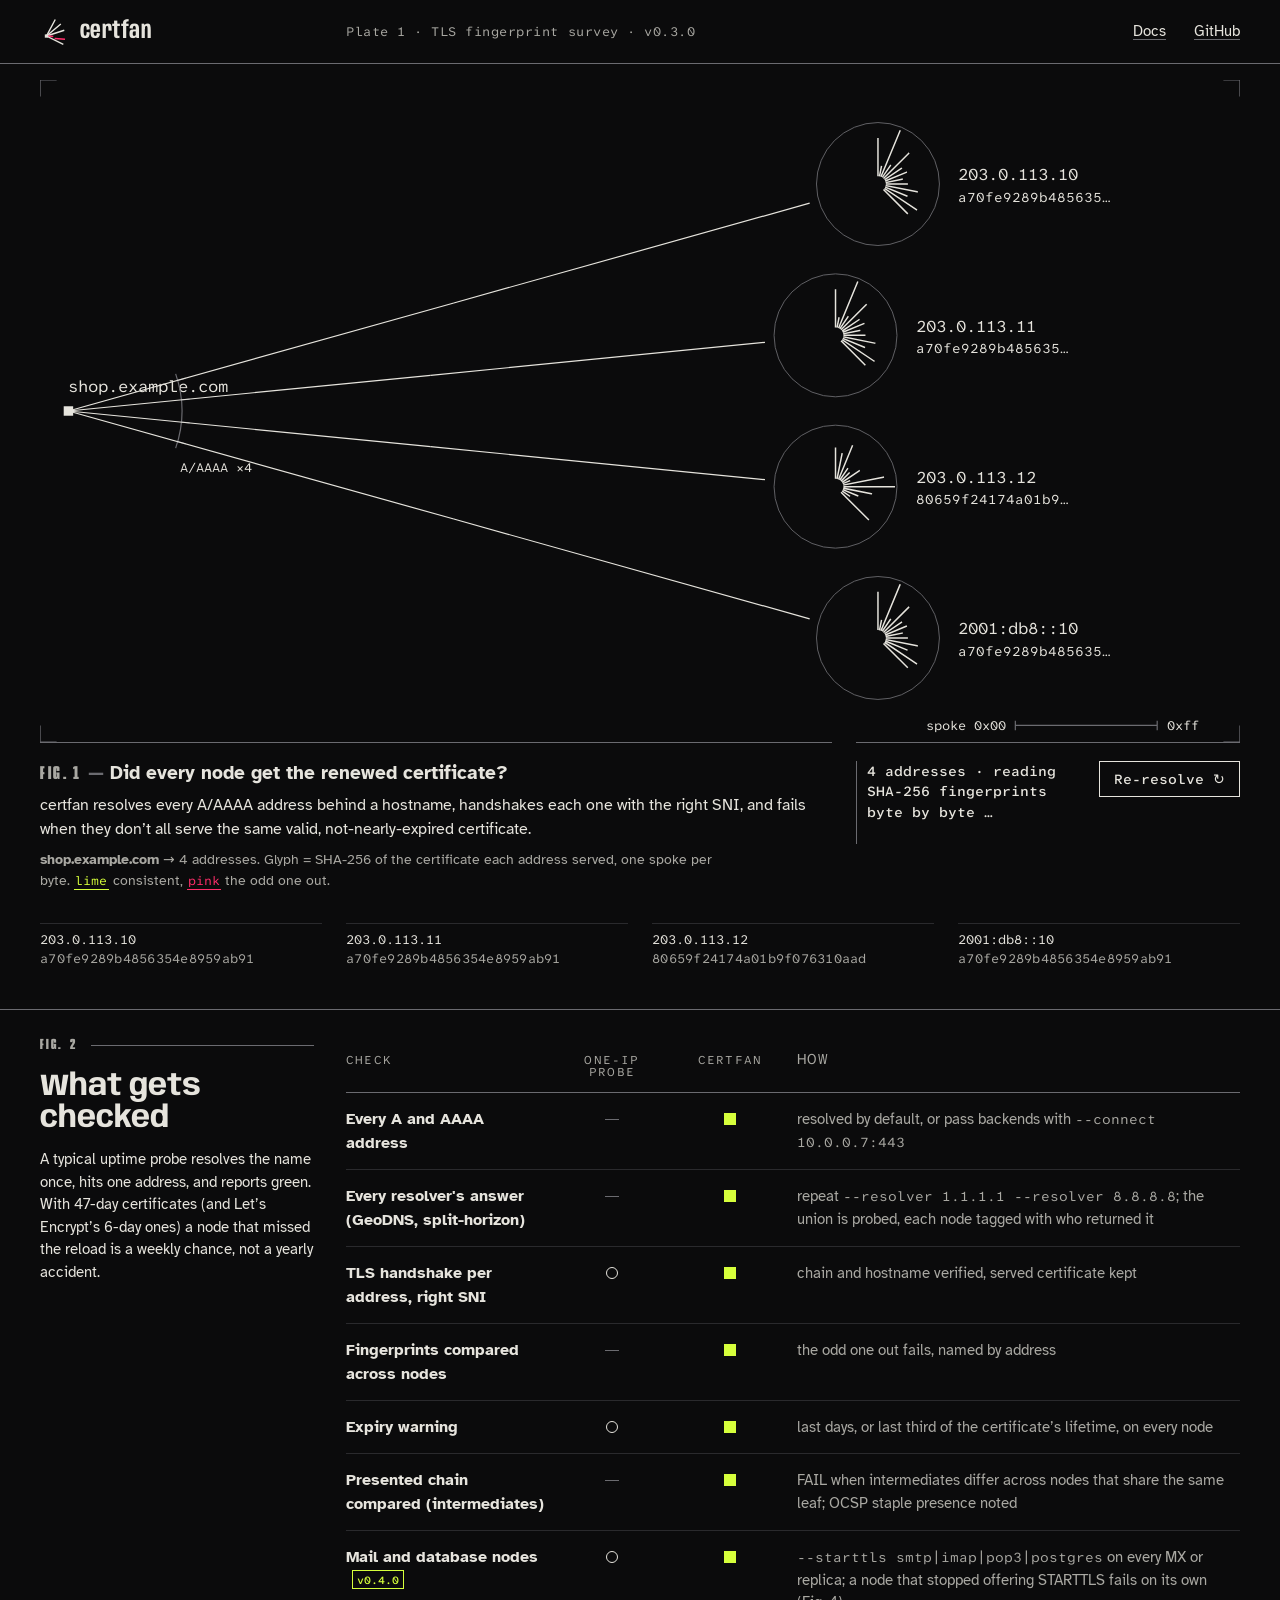
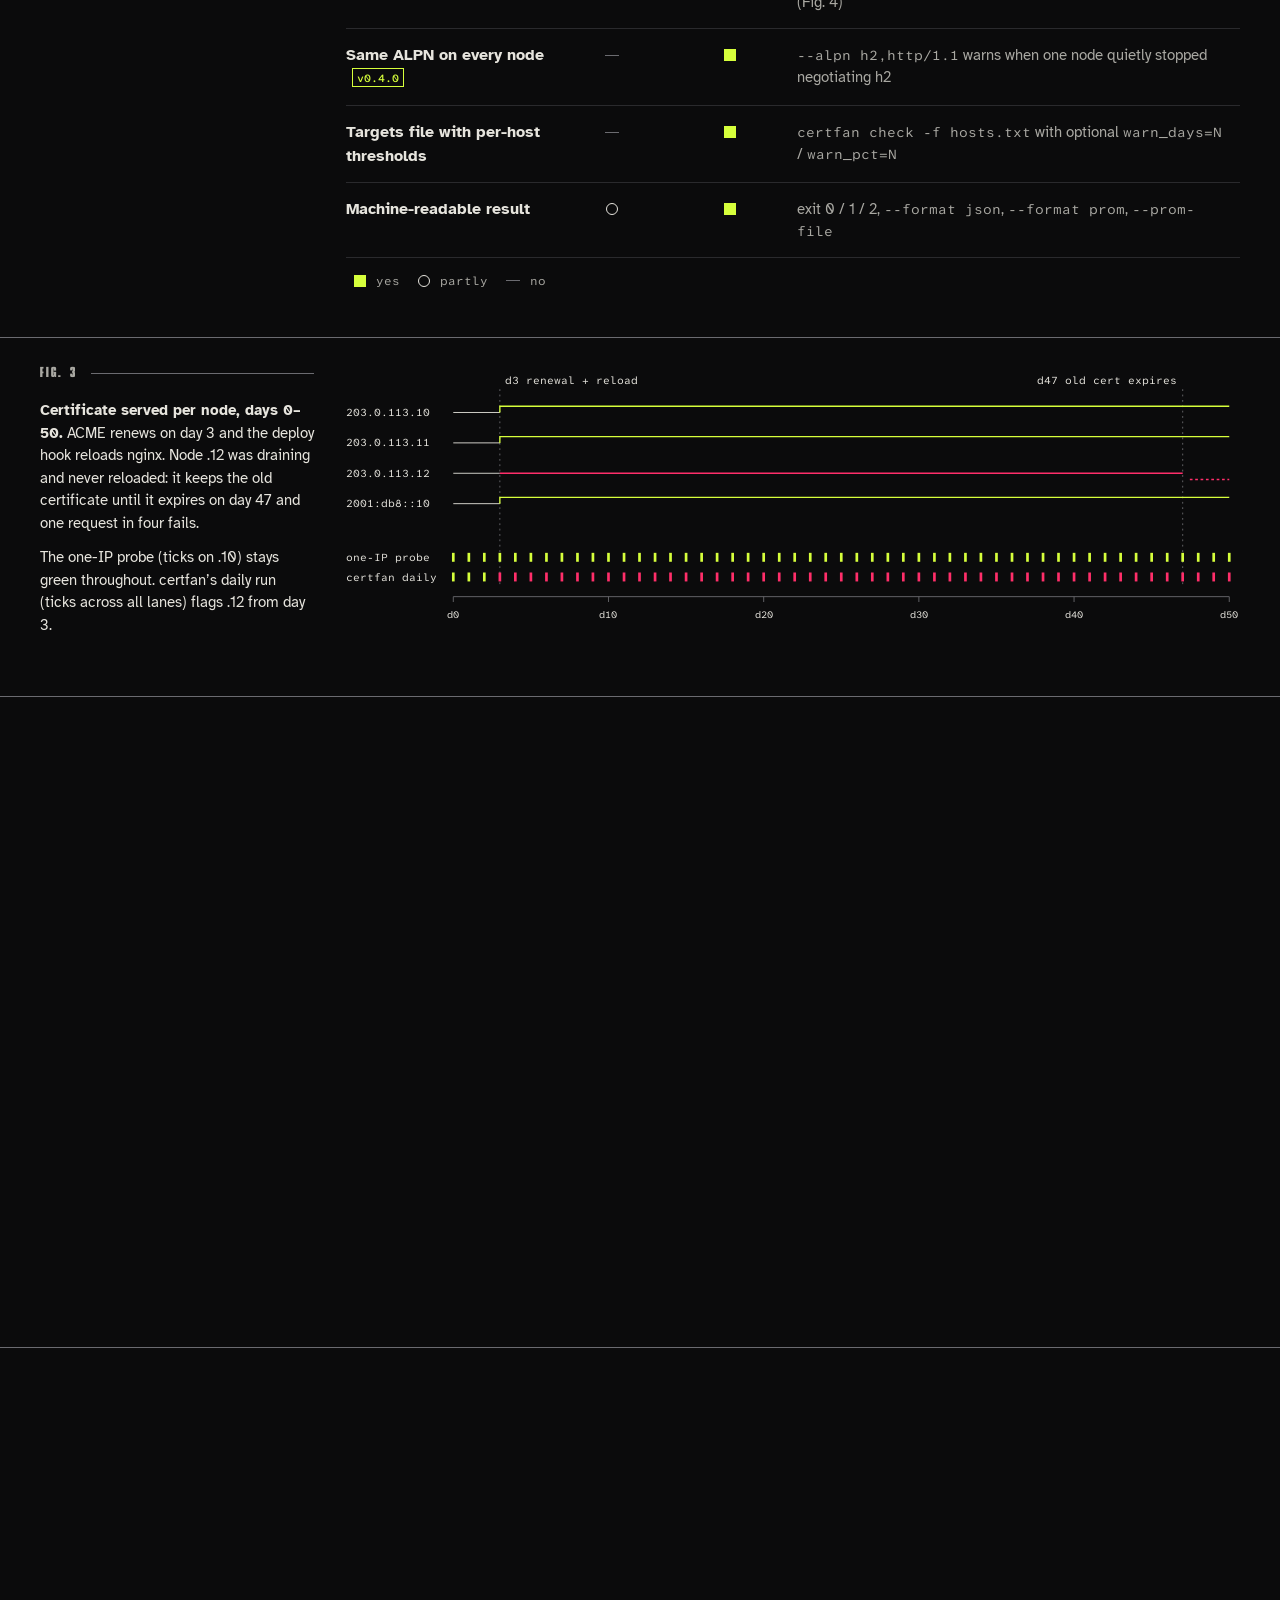
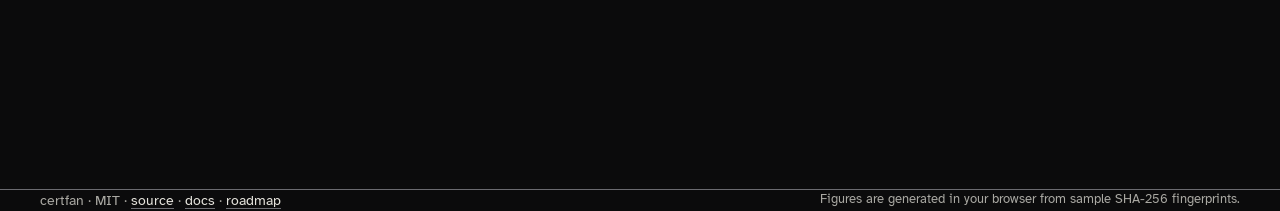
<file: site/index.html>
<!doctype html>
<html lang="en">
<head>
<meta charset="utf-8">
<meta name="viewport" content="width=device-width, initial-scale=1">
<title>certfan · your cert renewed. did every node get it?</title>
<meta name="description" content="certfan probes every IP behind a TLS hostname and catches the load-balancer node still serving an old, expiring or broken certificate. Zero-dependency CLI.">
<link rel="canonical" href="https://blackman99.github.io/certfan/">
<link rel="icon" href="favicon.svg" type="image/svg+xml">
<link rel="icon" href="logo-512.png" type="image/png" sizes="512x512">
<link rel="apple-touch-icon" href="logo-512.png">
<meta name="theme-color" content="#0b0b0c">
<meta name="color-scheme" content="dark">
<meta property="og:type" content="website">
<meta property="og:site_name" content="certfan">
<meta property="og:title" content="certfan: your cert renewed. Did every node get it?">
<meta property="og:description" content="Probe every IP behind a TLS hostname and catch the node still serving the old certificate. One command, zero dependencies.">
<meta property="og:url" content="https://blackman99.github.io/certfan/">
<meta property="og:image" content="https://blackman99.github.io/certfan/og-image.png">
<meta property="og:image:type" content="image/png">
<meta property="og:image:width" content="1200">
<meta property="og:image:height" content="630">
<meta property="og:image:alt" content="certfan: a hostname fans out to four addresses; three grow identical fingerprint glyphs in lime, one grows a different glyph in pink and slips out of line">
<meta name="twitter:card" content="summary_large_image">
<meta name="twitter:title" content="certfan: your cert renewed. Did every node get it?">
<meta name="twitter:description" content="Probe every IP behind a TLS hostname and catch the node still serving the old certificate.">
<meta name="twitter:image" content="https://blackman99.github.io/certfan/og-image.png">
<meta name="twitter:image:alt" content="certfan fingerprint fan chart: one node out of line">
<link rel="preload" href="fonts/anybody-wdth.woff2" as="font" type="font/woff2" crossorigin>
<link rel="preload" href="fonts/atkinson-400.woff2" as="font" type="font/woff2" crossorigin>
<link rel="preload" href="fonts/atkinson-700.woff2" as="font" type="font/woff2" crossorigin>
<link rel="preload" href="fonts/atkinson-mono-500.woff2" as="font" type="font/woff2" crossorigin>
<link rel="stylesheet" href="style.css">
</head>
<body>
<header class="top g">
  <a class="brand" href="./" aria-label="certfan home">
    <svg class="mark" aria-hidden="true" viewBox="0 0 512 512" width="28" height="28"><rect width="512" height="512" fill="#0b0b0c"/><g fill="none" stroke-width="26" stroke-linecap="square"><path d="M118 330L272.9 38.6" stroke="#e6e4dd"/><path d="M118 330L370.8 117.9" stroke="#e6e4dd"/><path d="M118 330L431.8 228.0" stroke="#e6e4dd"/><path d="M118 330L229.9 337.8" stroke="#ff2e6a"/><path d="M280.2 375.4L444.8 386.9" stroke="#ff2e6a"/><path d="M118 330L414.6 474.7" stroke="#e6e4dd"/></g><rect x="88" y="300" width="60" height="60" fill="#e6e4dd"/></svg>
    <span>certfan</span>
  </a>
  <p class="meta">Plate&nbsp;1 · TLS fingerprint survey · v0.3.0</p>
  <nav><a href="docs/">Docs</a><a href="https://github.com/Blackman99/certfan">GitHub</a></nav>
</header>

<main>
<figure class="plate hero g" id="fig1" aria-labelledby="h">
  <div class="plot" id="fan" role="img" aria-label="Fan chart: the hostname fans out to each resolved address; one address serves a different certificate and its ray breaks out of line."></div>
  <figcaption class="cap">
    <h1 id="h"><span class="fn-inline">Fig.&nbsp;1</span> <span class="dash" aria-hidden="true">—</span> Did every node get the renewed certificate?</h1>
    <p class="one">certfan resolves every A/AAAA address behind a hostname, handshakes each one with the right SNI, and fails when they don’t all serve the same valid, not-nearly-expired certificate.</p>
    <p class="read"><b id="host">shop.example.com</b> → <span id="count">4</span> addresses. Glyph = SHA-256 of the certificate each address served, one spoke per byte. <span class="k ok">lime</span> consistent, <span class="k bad">pink</span> the odd one out.</p>
  </figcaption>
  <div class="readout">
    <p id="verdict" class="verdict" aria-live="polite">resolving…</p>
    <button id="again" type="button">Re-resolve ↻</button>
  </div>
  <ol class="legend mono" id="legend" aria-label="Addresses and fingerprints"></ol>
</figure>

<section class="plate g" aria-labelledby="f2c">
  <div class="cap">
    <p class="fn"><span>Fig.</span>&nbsp;2</p>
    <h2 id="f2c">What gets checked</h2>
    <p>A typical uptime probe resolves the name once, hits one address, and reports green. With 47-day certificates (and Let’s Encrypt’s 6-day ones) a node that missed the reload is a weekly chance, not a yearly accident.</p>
  </div>
  <div class="plot">
    <table class="matrix">
      <thead><tr><th scope="col">check</th><th scope="col">one-IP probe</th><th scope="col">certfan</th><th scope="col" class="how">how</th></tr></thead>
      <tbody>
        <tr><th scope="row">Every A and AAAA address</th><td><i class="m no" role="img" aria-label="no"></i></td><td><i class="m yes" role="img" aria-label="yes"></i></td><td class="how">resolved by default, or pass backends with <code>--connect 10.0.0.7:443</code></td></tr>
        <tr><th scope="row">Every resolver's answer (GeoDNS, split-horizon)</th><td><i class="m no" role="img" aria-label="no"></i></td><td><i class="m yes" role="img" aria-label="yes"></i></td><td class="how">repeat <code>--resolver 1.1.1.1 --resolver 8.8.8.8</code>; the union is probed, each node tagged with who returned it</td></tr>
        <tr><th scope="row">TLS handshake per address, right SNI</th><td><i class="m part" role="img" aria-label="one address only"></i></td><td><i class="m yes" role="img" aria-label="yes"></i></td><td class="how">chain and hostname verified, served certificate kept</td></tr>
        <tr><th scope="row">Fingerprints compared across nodes</th><td><i class="m no" role="img" aria-label="no"></i></td><td><i class="m yes" role="img" aria-label="yes"></i></td><td class="how">the odd one out fails, named by address</td></tr>
        <tr><th scope="row">Expiry warning</th><td><i class="m part" role="img" aria-label="for the address it saw"></i></td><td><i class="m yes" role="img" aria-label="yes"></i></td><td class="how">last days, or last third of the certificate’s lifetime, on every node</td></tr>
        <tr><th scope="row">Presented chain compared (intermediates)</th><td><i class="m no" role="img" aria-label="no"></i></td><td><i class="m yes" role="img" aria-label="yes"></i></td><td class="how">FAIL when intermediates differ across nodes that share the same leaf; OCSP staple presence noted</td></tr>
        <tr><th scope="row">Mail and database nodes <span class="new">v0.4.0</span></th><td><i class="m part" role="img" aria-label="one address only"></i></td><td><i class="m yes" role="img" aria-label="yes"></i></td><td class="how"><code>--starttls smtp|imap|pop3|postgres</code> on every MX or replica; a node that stopped offering STARTTLS fails on its own (Fig.&nbsp;4)</td></tr>
        <tr><th scope="row">Same ALPN on every node <span class="new">v0.4.0</span></th><td><i class="m no" role="img" aria-label="no"></i></td><td><i class="m yes" role="img" aria-label="yes"></i></td><td class="how"><code>--alpn h2,http/1.1</code> warns when one node quietly stopped negotiating h2</td></tr>
        <tr><th scope="row">Targets file with per-host thresholds</th><td><i class="m no" role="img" aria-label="no"></i></td><td><i class="m yes" role="img" aria-label="yes"></i></td><td class="how"><code>certfan check -f hosts.txt</code> with optional <code>warn_days=N</code> / <code>warn_pct=N</code></td></tr>
        <tr><th scope="row">Machine-readable result</th><td><i class="m part" role="img" aria-label="varies"></i></td><td><i class="m yes" role="img" aria-label="yes"></i></td><td class="how">exit 0 / 1 / 2, <code>--format json</code>, <code>--format prom</code>, <code>--prom-file</code></td></tr>
      </tbody>
    </table>
    <p class="key mono" aria-hidden="true"><i class="m yes"></i> yes <i class="m part"></i> partly <i class="m no"></i> no</p>
  </div>
</section>

<figure class="plate g" aria-labelledby="f3c">
  <figcaption class="cap" id="f3c">
    <p class="fn"><span>Fig.</span>&nbsp;3</p>
    <p><b>Certificate served per node, days 0–50.</b> ACME renews on day 3 and the deploy hook reloads nginx. Node&nbsp;.12 was draining and never reloaded: it keeps the old certificate until it expires on day 47 and one request in four fails.</p>
    <p>The one-IP probe (ticks on .10) stays green throughout. certfan’s daily run (ticks across all lanes) flags .12 from day 3.</p>
  </figcaption>
  <div class="plot" id="lanes" role="img" aria-label="Lane chart: three nodes switch to the new certificate on day 3, node .12 keeps the old one and breaks at day 47; certfan flags it from day 3."></div>
</figure>

<figure class="plate g" id="fig4" aria-labelledby="f4c">
  <figcaption class="cap">
    <p class="fn"><span>Fig.</span>&nbsp;4</p>
    <h2 id="f4c">Before the handshake</h2>
    <p>Mail servers and databases only start TLS after a few lines of plaintext. With <code>--starttls</code> certfan speaks exactly enough of each protocol to ask for it, on every node, then compares certificates as in Fig.&nbsp;1. No login, no <code>MAIL FROM</code>, no query.</p>
    <div class="seg" role="group" aria-label="Protocol" id="f4proto">
      <button type="button" data-p="https">HTTPS</button><button type="button" data-p="smtp" aria-pressed="true">SMTP</button><button type="button" data-p="imap">IMAP</button><button type="button" data-p="pop3">POP3</button><button type="button" data-p="postgres">PostgreSQL</button>
    </div>
    <div class="seg two" role="group" aria-label="Node" id="f4node">
      <button type="button" data-n="ok" aria-pressed="true">healthy node</button><button type="button" data-n="bad">broken node</button>
    </div>
    <p class="note">New in v0.4.0: until that release is tagged, <code>pipx install "git+https://<wbr>github.com/<wbr>Blackman99/<wbr>certfan"</code> installs it from <code>main</code>.</p>
  </figcaption>
  <div class="plot">
    <p class="cmdline mono" id="f4cmd"></p>
    <div id="ladder" role="img" aria-label="Sequence diagram of the plaintext exchange certfan performs before the TLS handshake, for the selected protocol."></div>
    <p class="verdict" id="f4out" aria-live="polite"></p>
  </div>
</figure>

<section class="plate g" aria-labelledby="t1c">
  <div class="cap">
    <p class="fn"><span>Table</span>&nbsp;1</p>
    <h2 id="t1c">One command</h2>
    <p>Python 3.9+, no dependencies. Exit codes drop straight into cron, CI or a Kubernetes CronJob.</p>
  </div>
  <div class="plot">
<pre class="out mono" aria-label="Sample output"><span class="dim">$</span> certfan check shop.example.com
shop.example.com  4 address(es), 2 distinct certificate(s)
  <span class="ok">PASS</span>  203.0.113.10   cert A  expires 2026-11-20  TLSv1.3  41ms
  <span class="ok">PASS</span>  203.0.113.11   cert A  expires 2026-11-20  TLSv1.3  38ms
  <span class="bad">FAIL</span>  203.0.113.12   cert B  expires 2026-10-12  TLSv1.3  44ms
    - 203.0.113.12: serves a different certificate than the other nodes
  <span class="ok">PASS</span>  2001:db8::10   cert A  expires 2026-11-20  TLSv1.3  40ms
  verdict: <span class="bad">FAIL</span>   <span class="dim">exit 2</span></pre>
    <div class="install">
      <p class="lbl">install</p>
      <div class="cmd"><code id="cmd" class="mono">pipx install "git+https://github.com/Blackman99/certfan@v0.3.0"</code><button type="button" id="copy">Copy</button></div>
      <p class="try">then <code class="mono">certfan demo</code> starts three local nodes, one serving a different cert. Offline.</p>
    </div>
  </div>
</section>
</main>

<footer class="g">
  <p>certfan · MIT · <a href="https://github.com/Blackman99/certfan">source</a> · <a href="docs/">docs</a> · <a href="https://github.com/Blackman99/certfan/blob/main/ROADMAP.md">roadmap</a></p>
  <p class="colo">Figures are generated in your browser from sample SHA-256 fingerprints.</p>
</footer>
<script src="app.js" defer></script>
</body>
</html>
</file>
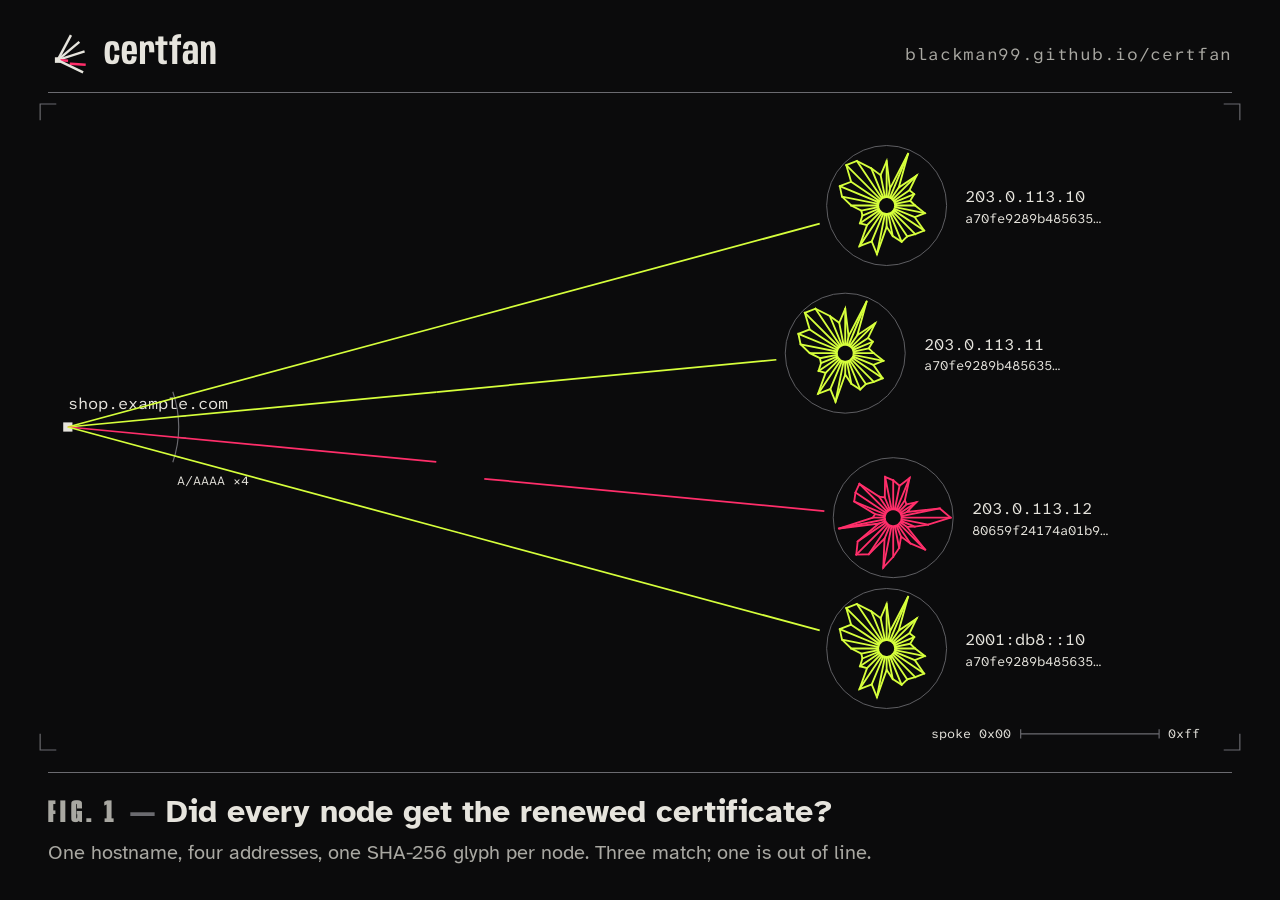
<file: .og/og.html>
<!doctype html><html><head><meta charset="utf-8">
<!-- Render: headless Chrome at 1200x630 (og-image / og-docs, ?docs for the docs variant) or 1280x640 (social preview).
     Same structure as the landing page: Fig. 1 fills the plate, caption below it (no display headline). -->
<style>
@font-face{font-family:"Anybody";src:url(../site/fonts/anybody-wdth.woff2) format("woff2");font-weight:100 900;font-stretch:50% 150%}
@font-face{font-family:"AH";src:url(../site/fonts/atkinson-400.woff2) format("woff2");font-weight:400}
@font-face{font-family:"AH";src:url(../site/fonts/atkinson-700.woff2) format("woff2");font-weight:700}
@font-face{font-family:"AHM";src:url(../site/fonts/atkinson-mono-400.woff2) format("woff2")}
html,body{margin:0;width:100vw;height:100vh;overflow:hidden;background:#0b0b0c;color:#e6e4dd}
svg text{font-family:"AHM",monospace;fill:#e6e4dd}
.ray,.spoke,.ring{fill:none}.fig .spoke{stroke-width:1.6}.fig .ray{stroke-width:1.5}
.top{position:absolute;left:48px;right:48px;top:30px;height:48px;display:flex;align-items:center;justify-content:space-between;border-bottom:1px solid #6b6b70;padding-bottom:14px}
.brand{display:flex;align-items:center;gap:14px;font:650 38px/1 "Anybody";font-stretch:72%;letter-spacing:.02em}
.brand img{width:42px;height:42px}
.tag{font:400 17px/1 "AHM";color:rgba(230,228,221,.72);letter-spacing:.04em}
.fig{position:absolute;left:40px;right:40px;top:104px;bottom:150px}
.fig svg{width:100%;height:100%;overflow:visible}
.cap{position:absolute;left:48px;right:48px;bottom:34px;border-top:1px solid #6b6b70;padding-top:20px}
.cap h1{margin:0 0 8px;font:700 32px/1.2 "AH"}
.fn{font:800 32px/1 "Anybody";font-stretch:52%;letter-spacing:.14em;color:rgba(230,228,221,.72)}
.dash{color:#6b6b70}
.cap p{margin:0;font:400 20px/1.35 "AH";color:rgba(230,228,221,.72)}
</style></head><body>
<div class="top"><div class="brand"><img src="../site/favicon.svg" alt="">certfan</div><div class="tag" id="tag">blackman99.github.io/certfan</div></div>
<div class="fig" id="fig"></div>
<div class="cap"><h1><span class="fn">FIG. 1</span> <span class="dash">—</span> Did every node get the renewed certificate?</h1>
<p>One hostname, four addresses, one SHA-256 glyph per node. Three match; one is out of line.</p></div>
<script src="../site/app.js"></script>
<script>
const box = document.getElementById("fig");
certfanFan(box, 0, 2, { W: Math.max(1000, Math.round(560 * box.clientWidth / box.clientHeight)) });
if (location.search.includes("docs")) document.getElementById("tag").textContent = "certfan docs";
</script>
</body></html>
</file>
<file: site/style.css>
@font-face{font-family:"Anybody";src:url(fonts/anybody-wdth.woff2) format("woff2");font-weight:100 900;font-stretch:50% 150%;font-display:swap}
@font-face{font-family:"Atkinson Hyperlegible";src:url(fonts/atkinson-400.woff2) format("woff2");font-weight:400;font-display:swap}
@font-face{font-family:"Atkinson Hyperlegible";src:url(fonts/atkinson-700.woff2) format("woff2");font-weight:700;font-display:swap}
@font-face{font-family:"Atkinson Hyperlegible Mono";src:url(fonts/atkinson-mono-400.woff2) format("woff2");font-weight:400;font-display:swap}
@font-face{font-family:"Atkinson Hyperlegible Mono";src:url(fonts/atkinson-mono-500.woff2) format("woff2");font-weight:500;font-display:swap}

:root{
  --ground:#0b0b0c;--bone:#e6e4dd;--lime:#d6ff3b;--pink:#ff2e6a;--graphite:#6b6b70;
  --dim:rgba(230,228,221,.72);
  --m:40px;--gut:24px;
  --display:"Anybody","Arial Narrow",sans-serif;
  --text:"Atkinson Hyperlegible",system-ui,sans-serif;
  --mono:"Atkinson Hyperlegible Mono",ui-monospace,"SFMono-Regular",Menlo,monospace;
}
*{box-sizing:border-box}
html{background:var(--ground);color:var(--bone);-webkit-text-size-adjust:100%}
body{margin:0;font:400 17px/1.5 var(--text)}
a{color:var(--bone);text-decoration-color:var(--graphite);text-underline-offset:3px}
a:hover{text-decoration-color:var(--lime)}
a:focus-visible,button:focus-visible{outline:1px solid var(--lime);outline-offset:3px}
b{font-weight:700}
code,.mono{font-family:var(--mono);font-size:.92em}
.g{display:grid;grid-template-columns:repeat(12,minmax(0,1fr));column-gap:var(--gut);padding:0 var(--m)}

/* top rule */
.top{align-items:center;height:64px;border-bottom:1px solid var(--graphite)}
.brand{grid-column:1/4;display:flex;align-items:center;gap:12px;text-decoration:none;font:650 24px/1 var(--display);font-stretch:72%;letter-spacing:.02em}
.mark{display:block}
.top .meta{grid-column:4/10;margin:0;font:400 13px/1 var(--mono);color:var(--dim);letter-spacing:.04em}
.top nav{grid-column:10/13;justify-self:end;display:flex;gap:28px;font-size:15px}

/* plates */
.plate{margin:0;padding-top:28px;padding-bottom:48px;border-top:1px solid var(--graphite);position:relative}
.cap{grid-column:1/4;font-size:15px;line-height:1.5;padding-right:8px}
.cap p{margin:0 0 12px}
.cap h2{font:700 30px/1.05 var(--display);font-stretch:96%;margin:0 0 14px}
.fn{font:800 15px/1 var(--display);font-stretch:52%;letter-spacing:.14em;text-transform:uppercase;color:var(--dim);margin-bottom:18px!important;display:flex;gap:2px;align-items:baseline}
.fn::after{content:"";flex:1;height:1px;background:var(--graphite);margin-left:12px;align-self:center}
.plot{grid-column:4/13;position:relative;min-width:0}
.k{font-family:var(--mono);font-size:.9em;padding:0 .1em;border-bottom:1px solid}
.ok{color:var(--lime)}.bad{color:var(--pink)}
.dim{color:var(--dim)}
.verdict{font:500 14px/1.45 var(--mono);color:var(--bone);min-height:5.9em;border-left:1px solid var(--graphite);padding-left:10px}
.verdict.fail{border-left-color:var(--pink)}
button{font:500 14px/1 var(--mono);color:var(--bone);background:none;border:1px solid var(--bone);padding:10px 14px;cursor:pointer;border-radius:0}
button:hover{border-color:var(--lime);color:var(--lime)}

/* fig 1: the plate is the first screen */
.hero{border-top:0;padding-top:16px;padding-bottom:40px;grid-template-rows:calc(100vh - 64px - 16px - var(--caph)) auto auto}
@supports (height:100svh){.hero{grid-template-rows:calc(100svh - 64px - 16px - var(--caph)) auto auto}}
.hero{--caph:158px}
.hero>.plot{grid-column:1/13;grid-row:1;min-height:360px;contain:strict}
#fan svg{position:absolute;inset:0;display:block;width:100%;height:100%;overflow:visible}
#lanes svg{display:block;width:100%;height:100%;overflow:visible}
.hero>.cap{grid-column:1/9;grid-row:2;padding-top:18px;border-top:1px solid var(--graphite)}
.hero>.readout{grid-column:9/13;grid-row:2;padding-top:18px;border-top:1px solid var(--graphite);display:flex;gap:20px;align-items:flex-start;justify-content:space-between}
.hero .verdict{margin:0;flex:1;max-width:44ch}
.hero h1{margin:0 0 6px;font:700 19px/1.35 var(--text);letter-spacing:0}
.fn-inline{font:800 19px/1 var(--display);font-stretch:52%;letter-spacing:.14em;text-transform:uppercase;color:var(--dim)}
.dash{color:var(--graphite)}
.hero .cap p{margin:0 0 8px;max-width:78ch}
.hero .cap .one{font-size:16px}
.hero .cap .read{font-size:14px;color:var(--dim)}
.hero .legend{grid-row:3;grid-column:1/13;contain:layout}
svg text{font-family:var(--mono);fill:var(--bone)}
.legend{grid-column:4/13;list-style:none;margin:24px 0 0;padding:0;font-size:13px;display:grid;grid-template-columns:repeat(auto-fill,minmax(250px,1fr));column-gap:var(--gut);row-gap:6px}
.legend li{display:grid;grid-template-columns:auto 1fr;column-gap:10px;border-top:1px solid #2a2a2d;padding-top:6px}
.legend .ip{color:var(--bone)}
.legend .hx{grid-column:1/3;color:var(--dim);word-break:break-all;letter-spacing:.02em}
.legend .st{justify-self:end}
.legend li.ok .st{color:var(--lime)}.legend li.bad .st{color:var(--pink)}

/* fig 2 matrix */
.matrix{width:100%;border-collapse:collapse;font-size:16px}
.matrix th,.matrix td{text-align:left;padding:14px 16px 14px 0;border-bottom:1px solid #2a2a2d;vertical-align:baseline}
.matrix thead th{font:400 12px/1 var(--mono);text-transform:uppercase;letter-spacing:.1em;color:var(--dim);border-bottom:1px solid var(--graphite)}
.matrix tbody th{font-weight:700}
.matrix td:nth-child(2),.matrix td:nth-child(3),.matrix thead th:nth-child(2),.matrix thead th:nth-child(3){width:118px;text-align:center}
.matrix .how{color:var(--dim);font-size:15px}
.m{display:inline-block;width:12px;height:12px;vertical-align:-1px}
.m.yes{background:var(--lime)}
.m.no{border-top:1px solid var(--graphite);height:1px;vertical-align:4px;width:14px}
.m.part{border:1px solid var(--bone);border-radius:50%}
.key{margin:14px 0 0;font-size:12px;color:var(--dim);display:flex;gap:10px;align-items:center}
.key .m{margin-left:8px}

/* fig 3 */
#lanes{aspect-ratio:1000/300}

/* fig 4: STARTTLS ladder */
.new{font:500 11px/1 var(--mono);color:var(--lime);border:1px solid var(--lime);padding:2px 4px 1px;margin-left:6px;vertical-align:2px;white-space:nowrap}
.seg{display:flex;flex-wrap:wrap;margin:18px 0 0;border-left:1px solid var(--graphite)}
.seg+.seg{margin-top:10px}
.seg button{border:0;border-bottom:1px solid transparent;padding:8px 10px 7px;font-size:13px;color:var(--dim)}
.seg button:hover{color:var(--bone);border-bottom-color:var(--graphite)}
.seg button[aria-pressed="true"]{color:var(--lime);border-bottom-color:var(--lime)}
.seg.two button[data-n="bad"][aria-pressed="true"]{color:var(--pink);border-bottom-color:var(--pink)}
.cap .note{margin-top:20px;font-size:13px;color:var(--dim)}
.cap .note code{overflow-wrap:anywhere}
.cmdline{margin:0 0 8px;font-size:14px;color:var(--bone);min-height:1.5em;overflow-x:auto;white-space:nowrap}
.cmdline .dim{margin-right:.6em}
#ladder svg{display:block;width:100%;height:auto;overflow:visible}
#fig4 .verdict{margin:6px 0 0;min-height:3em;max-width:none}
#fig4 .verdict.fail{color:var(--bone)}
#fig4 .verdict b{font-weight:500}
#fig4 .verdict .ok{color:var(--lime)}#fig4 .verdict .bad{color:var(--pink)}

/* table 1 */
.out{margin:0;padding:22px 0;border-top:1px solid var(--graphite);border-bottom:1px solid var(--graphite);font-size:14px;line-height:1.7;overflow-x:auto;white-space:pre}
.install{display:grid;grid-template-columns:repeat(9,minmax(0,1fr));column-gap:var(--gut);margin-top:36px}
.install .lbl{grid-column:1/2;margin:6px 0 0;font:400 12px/1 var(--mono);text-transform:uppercase;letter-spacing:.1em;color:var(--dim)}
.cmd{grid-column:2/10;display:flex;gap:14px;align-items:stretch;border-left:1px solid var(--lime);padding-left:16px}
.cmd code{flex:1;font-size:clamp(14px,1.45vw,20px);color:var(--lime);align-self:center;word-break:break-all}
.try{grid-column:2/10;color:var(--dim);font-size:15px;margin:14px 0 0}

footer{border-top:1px solid var(--graphite);padding-top:20px;padding-bottom:40px;font-size:14px;color:var(--dim)}
footer p{grid-column:1/8;margin:0}
footer .colo{grid-column:8/13;justify-self:end;font-size:13px}

/* svg animation states */
.ray,.spoke,.ring,.lane{fill:none}
.anim .ray{transition:stroke .5s linear}
.slip{transition:transform .7s cubic-bezier(.2,.7,.2,1)}

@media (max-width:1100px){
  .top .meta{grid-column:4/9}
}
@media (max-width:760px){
  :root{--m:20px;--gut:16px}
  body{font-size:16px}
  .top{height:56px}
  .brand{grid-column:1/7}
  .top .meta{display:none}
  .top nav{grid-column:7/13;gap:18px}
  .hero{--caph:150px;padding-top:8px;grid-template-rows:calc(100vh - 56px - 8px - var(--caph)) auto auto auto}
  @supports (height:100svh){.hero{grid-template-rows:calc(100svh - 56px - 8px - var(--caph)) auto auto auto}}
  .hero>.plot{min-height:420px;margin-bottom:0}
  .hero>.cap{grid-column:1/13;grid-row:2;padding-top:14px}
  .hero h1,.fn-inline{font-size:17px}
  .hero .cap .one{font-size:15px}
  .hero>.readout{grid-column:1/13;grid-row:3;border-top:0;padding-top:8px;flex-direction:column;gap:12px}
  .hero .legend{grid-row:4}
  .cap,.plot,.legend{grid-column:1/13}
  .plate{padding-top:28px}
  .plot{margin-bottom:20px}
  .cap+.plot{margin-top:8px}
  .legend{order:1;grid-template-columns:1fr}
  #lanes{aspect-ratio:360/300}
  .matrix .how{display:none}
  .matrix th,.matrix td{padding:12px 8px 12px 0}
  .matrix td:nth-child(2),.matrix td:nth-child(3),.matrix thead th:nth-child(2),.matrix thead th:nth-child(3){width:64px}
  .matrix thead th{font-size:10px;letter-spacing:.04em}
  .matrix{font-size:15px}
  .out{font-size:11.5px}
  .cmdline{font-size:12px}
  .seg button{padding:8px 8px 7px}
  .install{grid-template-columns:1fr}
  .install .lbl,.cmd,.try{grid-column:1/2}
  .install .lbl{margin-bottom:10px}
  .cmd{flex-direction:column;align-items:flex-start}
  .cmd code{font-size:14px}
  footer p,footer .colo{grid-column:1/13;justify-self:start}
  footer .colo{margin-top:8px}
}
@media (prefers-reduced-motion:reduce){
  *,*::before,*::after{transition:none!important;animation:none!important}
}
/* below-the-fold plates: skip their layout/paint until they approach the viewport */
.plate:not(.hero){content-visibility:auto;contain-intrinsic-size:auto 640px}
</file>
